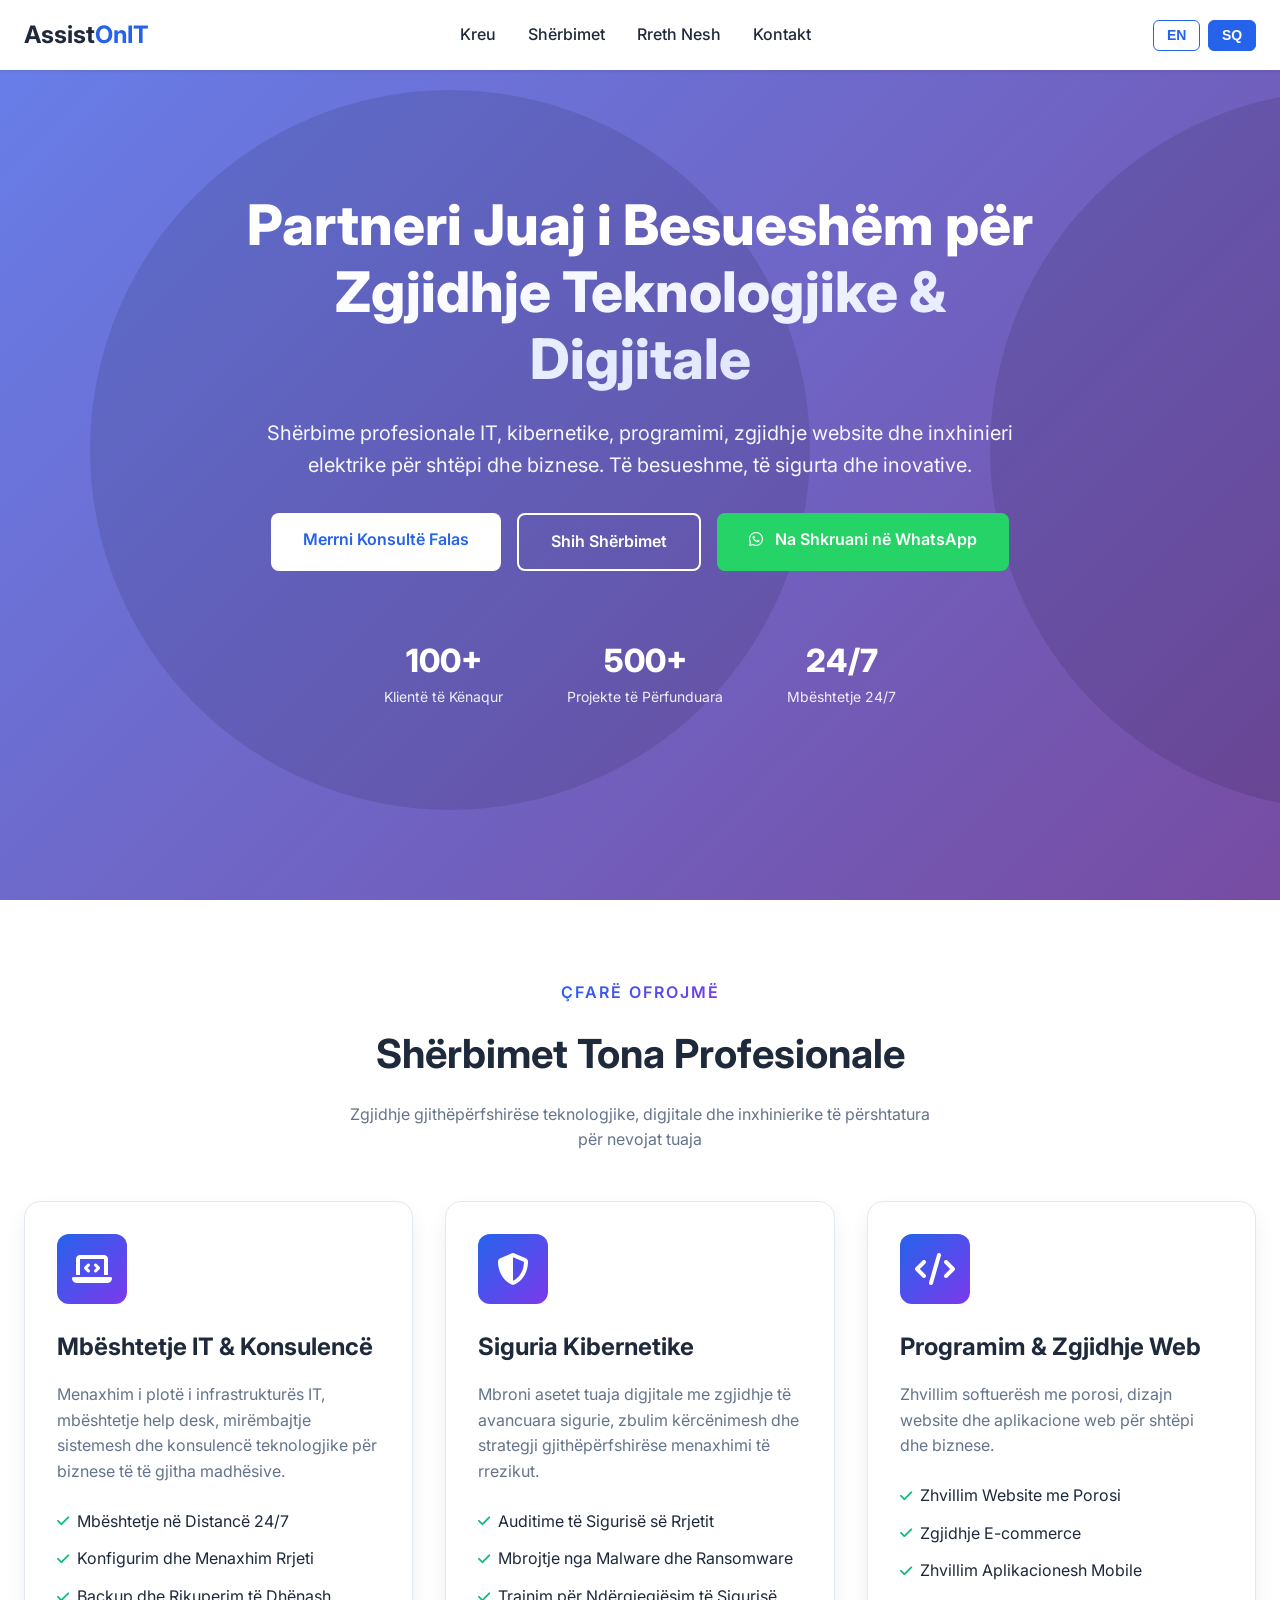
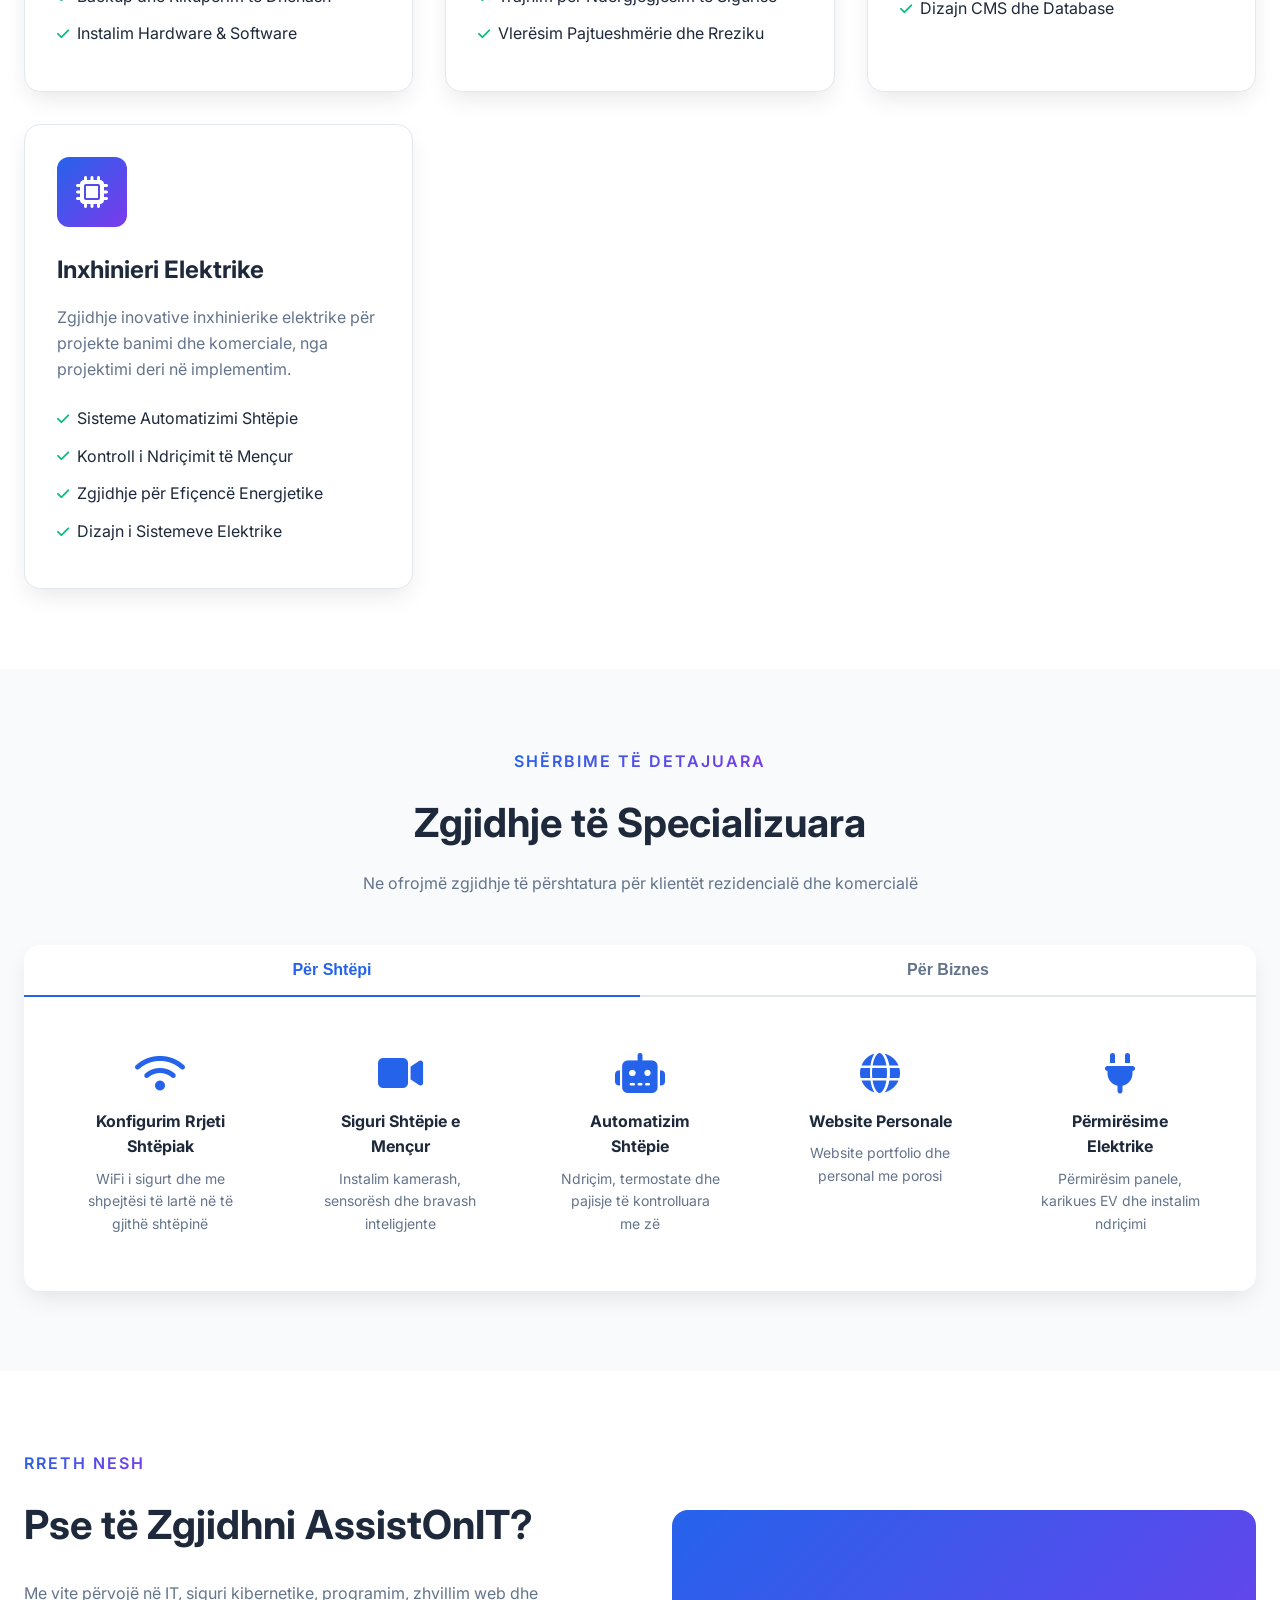
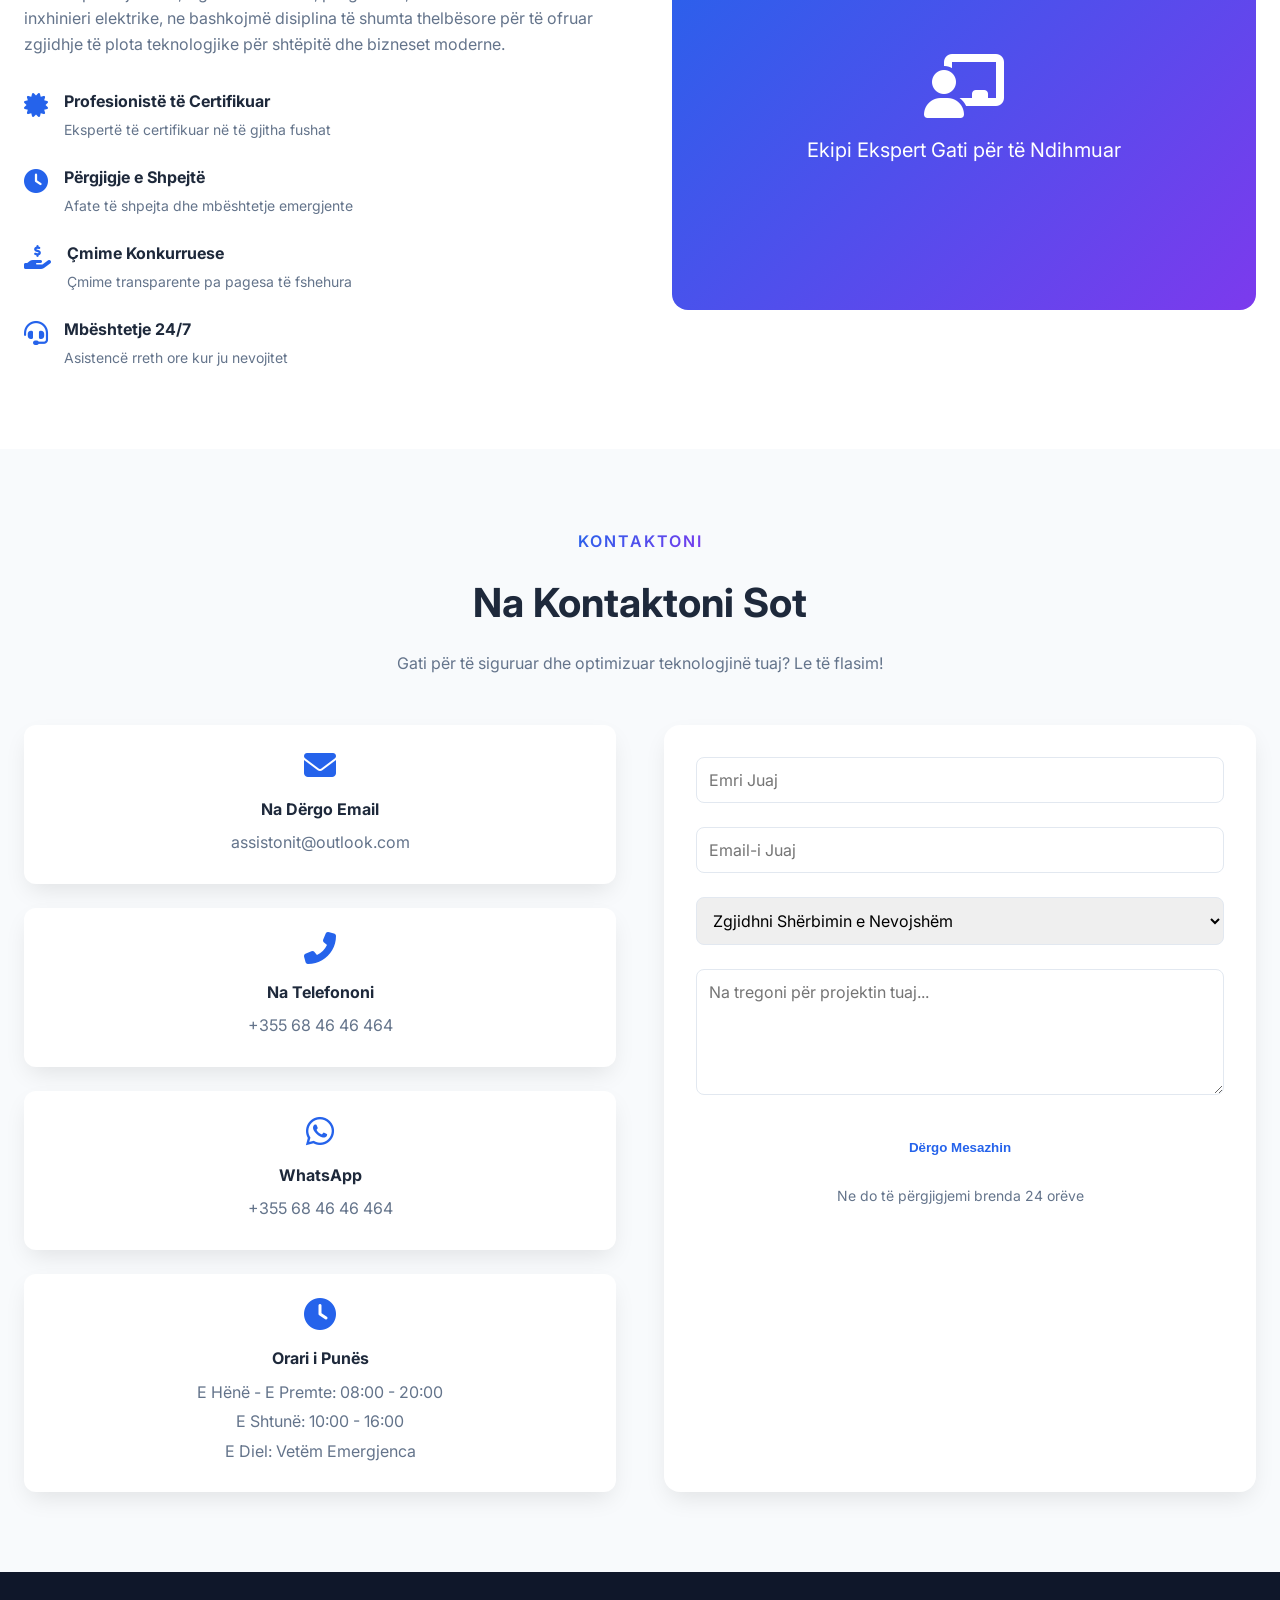
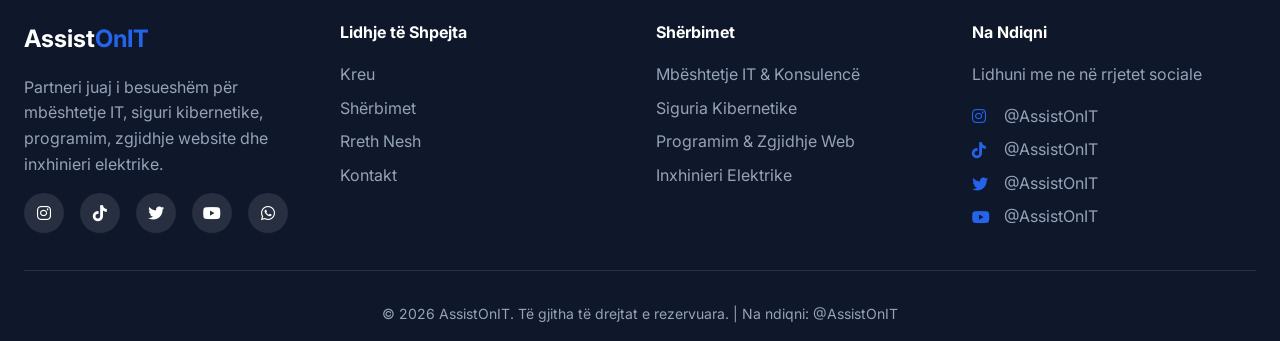
<file: index.html>
<!DOCTYPE html>
<html lang="en">
<head>
    <meta charset="UTF-8">
    <meta name="viewport" content="width=device-width, initial-scale=1.0">
    <meta name="description" content="Professional IT Support, Cybersecurity, Programming and Website Solutions, Electrical Engineering for homes and businesses. Secure, reliable, innovative solutions.">
    <meta name="keywords" content="IT support, cybersecurity, electrical engineering, programming, web development, home automation, business IT, network security, website solutions">
    <meta name="author" content="AssistOnIT">
    <title>AssistOnIT | IT Support, Cybersecurity, Programming & Electrical Engineering</title>
    <link rel="stylesheet" href="styles.css">
    <link rel="preconnect" href="https://fonts.googleapis.com">
    <link rel="preconnect" href="https://fonts.gstatic.com" crossorigin>
    <link href="https://fonts.googleapis.com/css2?family=Inter:opsz,wght@14..32,300;14..32,400;14..32,500;14..32,600;14..32,700&display=swap" rel="stylesheet">
    <link rel="stylesheet" href="https://cdnjs.cloudflare.com/ajax/libs/font-awesome/6.4.0/css/all.min.css">
</head>
<body>
    <!-- Navigation -->
    <nav class="navbar">
        <div class="nav-container">
            <div class="nav-logo">
                <a href="#home">Assist<span>OnIT</span></a>
            </div>
            <ul class="nav-menu">
                <li><a href="#home" data-key="nav-home">Home</a></li>
                <li><a href="#services" data-key="nav-services">Services</a></li>
                <li><a href="#about" data-key="nav-about">About</a></li>
                <li><a href="#contact" data-key="nav-contact">Contact</a></li>
            </ul>
            <div class="language-switcher">
                <button class="lang-btn active" data-lang="en">EN</button>
                <button class="lang-btn" data-lang="sq">SQ</button>
            </div>
            <div class="hamburger">
                <span></span>
                <span></span>
                <span></span>
            </div>
        </div>
    </nav>

    <!-- Hero Section -->
    <section id="home" class="hero">
        <div class="hero-container">
            <div class="hero-content">
                <h1 class="hero-title">
                    <span data-key="hero-title1">Your Trusted Partner for</span><br>
                    <span class="highlight" data-key="hero-title2">Technology & Digital Solutions</span>
                </h1>
                <p class="hero-subtitle" data-key="hero-subtitle">Professional IT support, cybersecurity, programming, website solutions, and electrical engineering services for homes and businesses. Reliable, secure, and innovative.</p>
                <div class="hero-buttons">
                    <a href="#contact" class="btn btn-primary" data-key="hero-btn1">Get Free Consultation</a>
                    <a href="#services" class="btn btn-secondary" data-key="hero-btn2">View Services</a>
                    <a href="https://wa.me/355684646464?text=Hello%20AssistOnIT%2C%20I%27m%20interested%20in%20your%20services" target="_blank" class="btn btn-whatsapp"><i class="fab fa-whatsapp"></i> <span data-key="hero-btn3">WhatsApp Us</span></a>
                </div>
            </div>
            <div class="hero-stats">
                <div class="stat">
                    <h3>100+</h3>
                    <p data-key="stat1">Happy Clients</p>
                </div>
                <div class="stat">
                    <h3>500+</h3>
                    <p data-key="stat2">Projects Completed</p>
                </div>
                <div class="stat">
                    <h3>24/7</h3>
                    <p data-key="stat3">Support Available</p>
                </div>
            </div>
        </div>
    </section>

    <!-- Services Section -->
    <section id="services" class="services">
        <div class="container">
            <div class="section-header">
                <span class="section-tag" data-key="services-tag">What We Offer</span>
                <h2 data-key="services-title">Our Professional Services</h2>
                <p data-key="services-subtitle">Comprehensive technology, digital, and engineering solutions tailored to your needs</p>
            </div>
            <div class="services-grid">
                <div class="service-card">
                    <div class="service-icon"><i class="fas fa-laptop-code"></i></div>
                    <h3 data-key="service1-title">IT Support & Consulting</h3>
                    <p data-key="service1-desc">Complete IT infrastructure management, help desk support, system maintenance, and technology consulting for businesses of all sizes.</p>
                    <ul class="service-features">
                        <li><i class="fas fa-check"></i> <span data-key="service1-feat1">24/7 Remote Support</span></li>
                        <li><i class="fas fa-check"></i> <span data-key="service1-feat2">Network Setup & Management</span></li>
                        <li><i class="fas fa-check"></i> <span data-key="service1-feat3">Data Backup & Recovery</span></li>
                        <li><i class="fas fa-check"></i> <span data-key="service1-feat4">Hardware & Software Installation</span></li>
                    </ul>
                </div>
                <div class="service-card">
                    <div class="service-icon"><i class="fas fa-shield-alt"></i></div>
                    <h3 data-key="service2-title">Cybersecurity</h3>
                    <p data-key="service2-desc">Protect your digital assets with advanced security solutions, threat detection, and comprehensive risk management strategies.</p>
                    <ul class="service-features">
                        <li><i class="fas fa-check"></i> <span data-key="service2-feat1">Network Security Audits</span></li>
                        <li><i class="fas fa-check"></i> <span data-key="service2-feat2">Malware & Ransomware Protection</span></li>
                        <li><i class="fas fa-check"></i> <span data-key="service2-feat3">Security Awareness Training</span></li>
                        <li><i class="fas fa-check"></i> <span data-key="service2-feat4">Compliance & Risk Assessment</span></li>
                    </ul>
                </div>
                <div class="service-card">
                    <div class="service-icon"><i class="fas fa-code"></i></div>
                    <h3 data-key="service3-title">Programming & Web Solutions</h3>
                    <p data-key="service3-desc">Custom software development, website design, and web applications for homes and businesses.</p>
                    <ul class="service-features">
                        <li><i class="fas fa-check"></i> <span data-key="service3-feat1">Custom Website Development</span></li>
                        <li><i class="fas fa-check"></i> <span data-key="service3-feat2">E-commerce Solutions</span></li>
                        <li><i class="fas fa-check"></i> <span data-key="service3-feat3">Mobile App Development</span></li>
                        <li><i class="fas fa-check"></i> <span data-key="service3-feat4">CMS & Database Design</span></li>
                    </ul>
                </div>
                <div class="service-card">
                    <div class="service-icon"><i class="fas fa-microchip"></i></div>
                    <h3 data-key="service4-title">Electrical Engineering</h3>
                    <p data-key="service4-desc">Innovative electrical engineering solutions for residential and commercial projects, from design to implementation.</p>
                    <ul class="service-features">
                        <li><i class="fas fa-check"></i> <span data-key="service4-feat1">Home Automation Systems</span></li>
                        <li><i class="fas fa-check"></i> <span data-key="service4-feat2">Smart Lighting Control</span></li>
                        <li><i class="fas fa-check"></i> <span data-key="service4-feat3">Energy Efficiency Solutions</span></li>
                        <li><i class="fas fa-check"></i> <span data-key="service4-feat4">Electrical System Design</span></li>
                    </ul>
                </div>
            </div>
        </div>
    </section>

    <!-- Tabs Section -->
    <section class="service-details">
        <div class="container">
            <div class="section-header">
                <span class="section-tag" data-key="details-tag">Detailed Services</span>
                <h2 data-key="details-title">Specialized Solutions</h2>
                <p data-key="details-subtitle">We provide tailored solutions for both residential and commercial clients</p>
            </div>
            <div class="tabs">
                <div class="tab-buttons">
                    <button class="tab-btn active" data-tab="home"><span data-key="tab-home">For Home</span></button>
                    <button class="tab-btn" data-tab="business"><span data-key="tab-business">For Business</span></button>
                </div>
                <div class="tab-content active" id="home-tab">
                    <div class="tab-grid">
                        <div class="tab-item"><i class="fas fa-wifi"></i><h4 data-key="home1-title">Home Network Setup</h4><p data-key="home1-desc">Secure, high-speed WiFi throughout your home</p></div>
                        <div class="tab-item"><i class="fas fa-video"></i><h4 data-key="home2-title">Smart Home Security</h4><p data-key="home2-desc">Cameras, sensors, and smart locks installation</p></div>
                        <div class="tab-item"><i class="fas fa-robot"></i><h4 data-key="home3-title">Home Automation</h4><p data-key="home3-desc">Voice-controlled lighting, thermostats, and appliances</p></div>
                        <div class="tab-item"><i class="fas fa-globe"></i><h4 data-key="home4-title">Personal Websites</h4><p data-key="home4-desc">Custom portfolio and personal websites</p></div>
                        <div class="tab-item"><i class="fas fa-plug"></i><h4 data-key="home5-title">Electrical Upgrades</h4><p data-key="home5-desc">Panel upgrades, EV chargers, and lighting installation</p></div>
                    </div>
                </div>
                <div class="tab-content" id="business-tab">
                    <div class="tab-grid">
                        <div class="tab-item"><i class="fas fa-server"></i><h4 data-key="business1-title">Server Management</h4><p data-key="business1-desc">On-premise and cloud server solutions</p></div>
                        <div class="tab-item"><i class="fas fa-lock"></i><h4 data-key="business2-title">Enterprise Security</h4><p data-key="business2-desc">Firewalls, VPNs, and intrusion detection</p></div>
                        <div class="tab-item"><i class="fas fa-chart-line"></i><h4 data-key="business3-title">IT Infrastructure</h4><p data-key="business3-desc">Scalable solutions for growing businesses</p></div>
                        <div class="tab-item"><i class="fas fa-shopping-cart"></i><h4 data-key="business4-title">E-commerce Solutions</h4><p data-key="business4-desc">Online stores with payment integration</p></div>
                        <div class="tab-item"><i class="fas fa-users"></i><h4 data-key="business5-title">Managed Services</h4><p data-key="business5-desc">Complete IT department outsourcing</p></div>
                    </div>
                </div>
            </div>
        </div>
    </section>

    <!-- About Section -->
    <section id="about" class="about">
        <div class="container">
            <div class="about-grid">
                <div class="about-content">
                    <span class="section-tag" data-key="about-tag">About Us</span>
                    <h2 data-key="about-title">Why Choose AssistOnIT?</h2>
                    <p data-key="about-desc">With years of experience in IT, cybersecurity, programming, web development, and electrical engineering, we bring together multiple essential disciplines to provide complete technology solutions for modern homes and businesses.</p>
                    <div class="about-features">
                        <div class="about-feature"><i class="fas fa-certificate"></i><div><h4 data-key="about-feat1-title">Certified Professionals</h4><p data-key="about-feat1-desc">Industry-certified experts in all domains</p></div></div>
                        <div class="about-feature"><i class="fas fa-clock"></i><div><h4 data-key="about-feat2-title">Rapid Response</h4><p data-key="about-feat2-desc">Quick turnaround times and emergency support</p></div></div>
                        <div class="about-feature"><i class="fas fa-hand-holding-usd"></i><div><h4 data-key="about-feat3-title">Competitive Pricing</h4><p data-key="about-feat3-desc">Transparent pricing with no hidden fees</p></div></div>
                        <div class="about-feature"><i class="fas fa-headset"></i><div><h4 data-key="about-feat4-title">24/7 Support</h4><p data-key="about-feat4-desc">Round-the-clock assistance when you need it</p></div></div>
                    </div>
                </div>
                <div class="about-image"><div class="image-placeholder"><i class="fas fa-chalkboard-user"></i><p data-key="about-image-text">Expert Team Ready to Help</p></div></div>
            </div>
        </div>
    </section>

    <!-- Contact Section -->
    <section id="contact" class="contact">
        <div class="container">
            <div class="section-header">
                <span class="section-tag" data-key="contact-tag">Get In Touch</span>
                <h2 data-key="contact-title">Contact Us Today</h2>
                <p data-key="contact-subtitle">Ready to secure and optimize your technology? Let's talk!</p>
            </div>
            <div class="contact-grid">
                <div class="contact-info">
                    <div class="info-card"><i class="fas fa-envelope"></i><h4 data-key="contact-email-title">Email Us</h4><p><a href="mailto:assistonit@outlook.com">assistonit@outlook.com</a></p></div>
                    <div class="info-card"><i class="fas fa-phone-alt"></i><h4 data-key="contact-phone-title">Call Us</h4><p><a href="tel:+355684646464">+355 68 46 46 464</a></p></div>
                    <div class="info-card"><i class="fab fa-whatsapp"></i><h4 data-key="contact-wa-title">WhatsApp Us</h4><p><a href="https://wa.me/355684646464" target="_blank">+355 68 46 46 464</a></p></div>
                    <div class="info-card"><i class="fas fa-clock"></i><h4 data-key="contact-hours-title">Business Hours</h4><p data-key="hours1">Monday - Friday: 8AM - 8PM</p><p data-key="hours2">Saturday: 10AM - 4PM</p><p data-key="hours3">Sunday: Emergency Only</p></div>
                </div>
                <form class="contact-form" id="contactForm" action="https://formsubmit.co/assistonit@outlook.com" method="POST">
                    <div class="form-group"><input type="text" id="name" name="name" placeholder="Your Name" data-key-placeholder="form-name" required></div>
                    <div class="form-group"><input type="email" id="email" name="email" placeholder="Your Email" data-key-placeholder="form-email" required></div>
                    <div class="form-group">
                        <select id="service" name="service">
                            <option value="" data-key="form-service-default">Select Service Needed</option>
                            <option value="IT Support" data-key="form-service1">IT Support</option>
                            <option value="Cybersecurity" data-key="form-service2">Cybersecurity</option>
                            <option value="Programming & Web Solutions" data-key="form-service3">Programming & Web Solutions</option>
                            <option value="Electrical Engineering" data-key="form-service4">Electrical Engineering</option>
                            <option value="Multiple Services" data-key="form-service5">Multiple Services</option>
                        </select>
                    </div>
                    <div class="form-group"><textarea id="message" name="message" rows="5" placeholder="Tell us about your project..." data-key-placeholder="form-message" required></textarea></div>
                    <input type="hidden" name="_subject" value="New Contact from AssistOnIT Website!">
                    <input type="hidden" name="_captcha" value="false">
                    <button type="submit" class="btn btn-primary btn-block" data-key="form-submit">Send Message</button>
                    <p class="form-note" data-key="form-note">We'll respond within 24 hours</p>
                </form>
            </div>
        </div>
    </section>

    <!-- Footer -->
    <footer class="footer">
        <div class="container">
            <div class="footer-grid">
                <div class="footer-about">
                    <h3>Assist<span>OnIT</span></h3>
                    <p data-key="footer-desc">Your trusted partner for IT support, cybersecurity, programming, website solutions, and electrical engineering.</p>
                    <div class="social-links">
                        <a href="https://www.instagram.com/AssistOnIT" target="_blank"><i class="fab fa-instagram"></i></a>
                        <a href="https://www.tiktok.com/@AssistOnIT" target="_blank"><i class="fab fa-tiktok"></i></a>
                        <a href="https://twitter.com/AssistOnIT" target="_blank"><i class="fab fa-twitter"></i></a>
                        <a href="https://www.youtube.com/@AssistOnIT" target="_blank"><i class="fab fa-youtube"></i></a>
                        <a href="https://wa.me/355684646464" target="_blank"><i class="fab fa-whatsapp"></i></a>
                    </div>
                </div>
                <div class="footer-links">
                    <h4 data-key="footer-quick">Quick Links</h4>
                    <ul>
                        <li><a href="#home" data-key="nav-home">Home</a></li>
                        <li><a href="#services" data-key="nav-services">Services</a></li>
                        <li><a href="#about" data-key="nav-about">About</a></li>
                        <li><a href="#contact" data-key="nav-contact">Contact</a></li>
                    </ul>
                </div>
                <div class="footer-links">
                    <h4 data-key="footer-services">Services</h4>
                    <ul>
                        <li><a href="#services" data-key="service1-title">IT Support</a></li>
                        <li><a href="#services" data-key="service2-title">Cybersecurity</a></li>
                        <li><a href="#services" data-key="service3-title">Programming & Web</a></li>
                        <li><a href="#services" data-key="service4-title">Electrical Engineering</a></li>
                    </ul>
                </div>
                <div class="footer-newsletter">
                    <h4 data-key="footer-follow">Follow Us</h4>
                    <p data-key="footer-social-text">Connect with us on social media</p>
                    <div class="social-handles">
                        <p><i class="fab fa-instagram"></i> <a href="https://www.instagram.com/AssistOnIT">@AssistOnIT</a></p>
                        <p><i class="fab fa-tiktok"></i> <a href="https://www.tiktok.com/@AssistOnIT">@AssistOnIT</a></p>
                        <p><i class="fab fa-twitter"></i> <a href="https://twitter.com/AssistOnIT">@AssistOnIT</a></p>
                        <p><i class="fab fa-youtube"></i> <a href="https://www.youtube.com/@AssistOnIT">@AssistOnIT</a></p>
                    </div>
                </div>
            </div>
            <div class="footer-bottom">
                <p>&copy; 2026 AssistOnIT. <span data-key="footer-rights">All rights reserved.</span> | <span data-key="footer-follow-text">Follow us:</span> <a href="https://www.instagram.com/AssistOnIT">@AssistOnIT</a></p>
            </div>
        </div>
    </footer>

    <script src="script.js"></script>
</body>
</html>
</file>
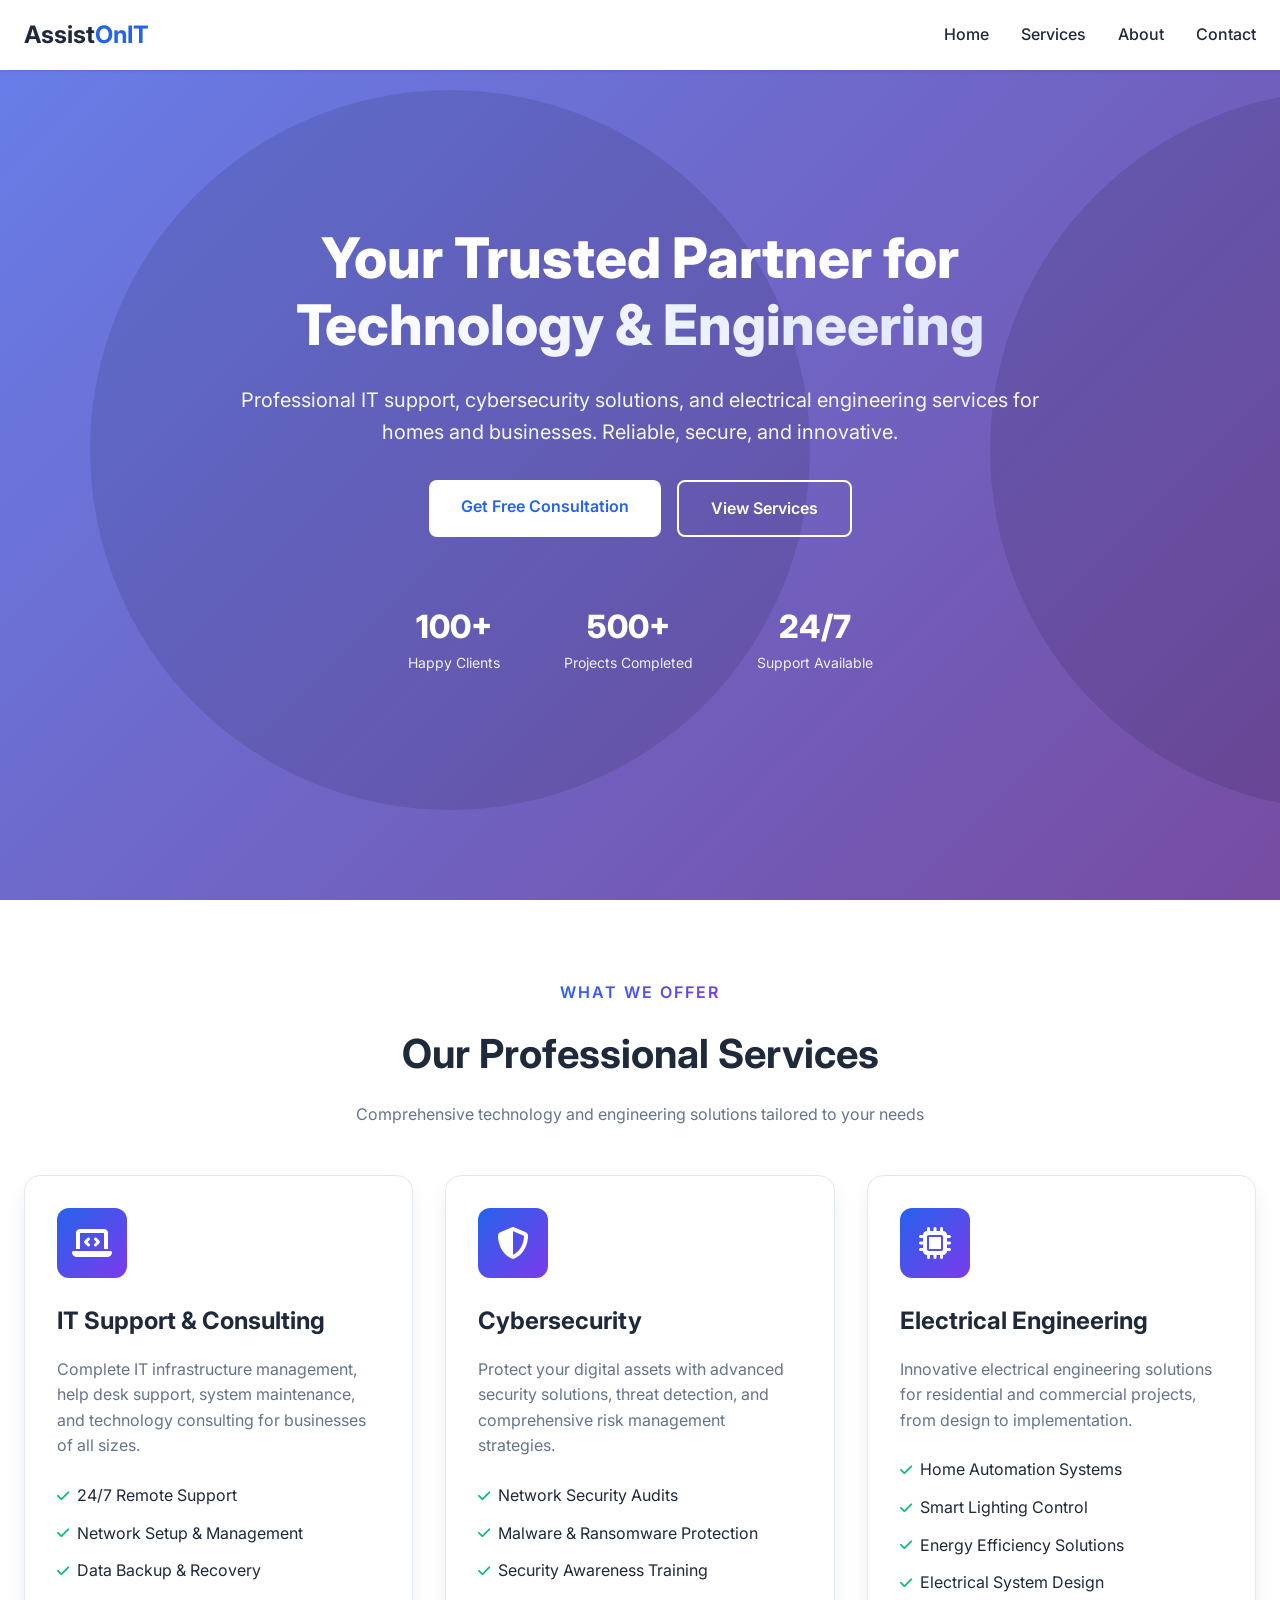
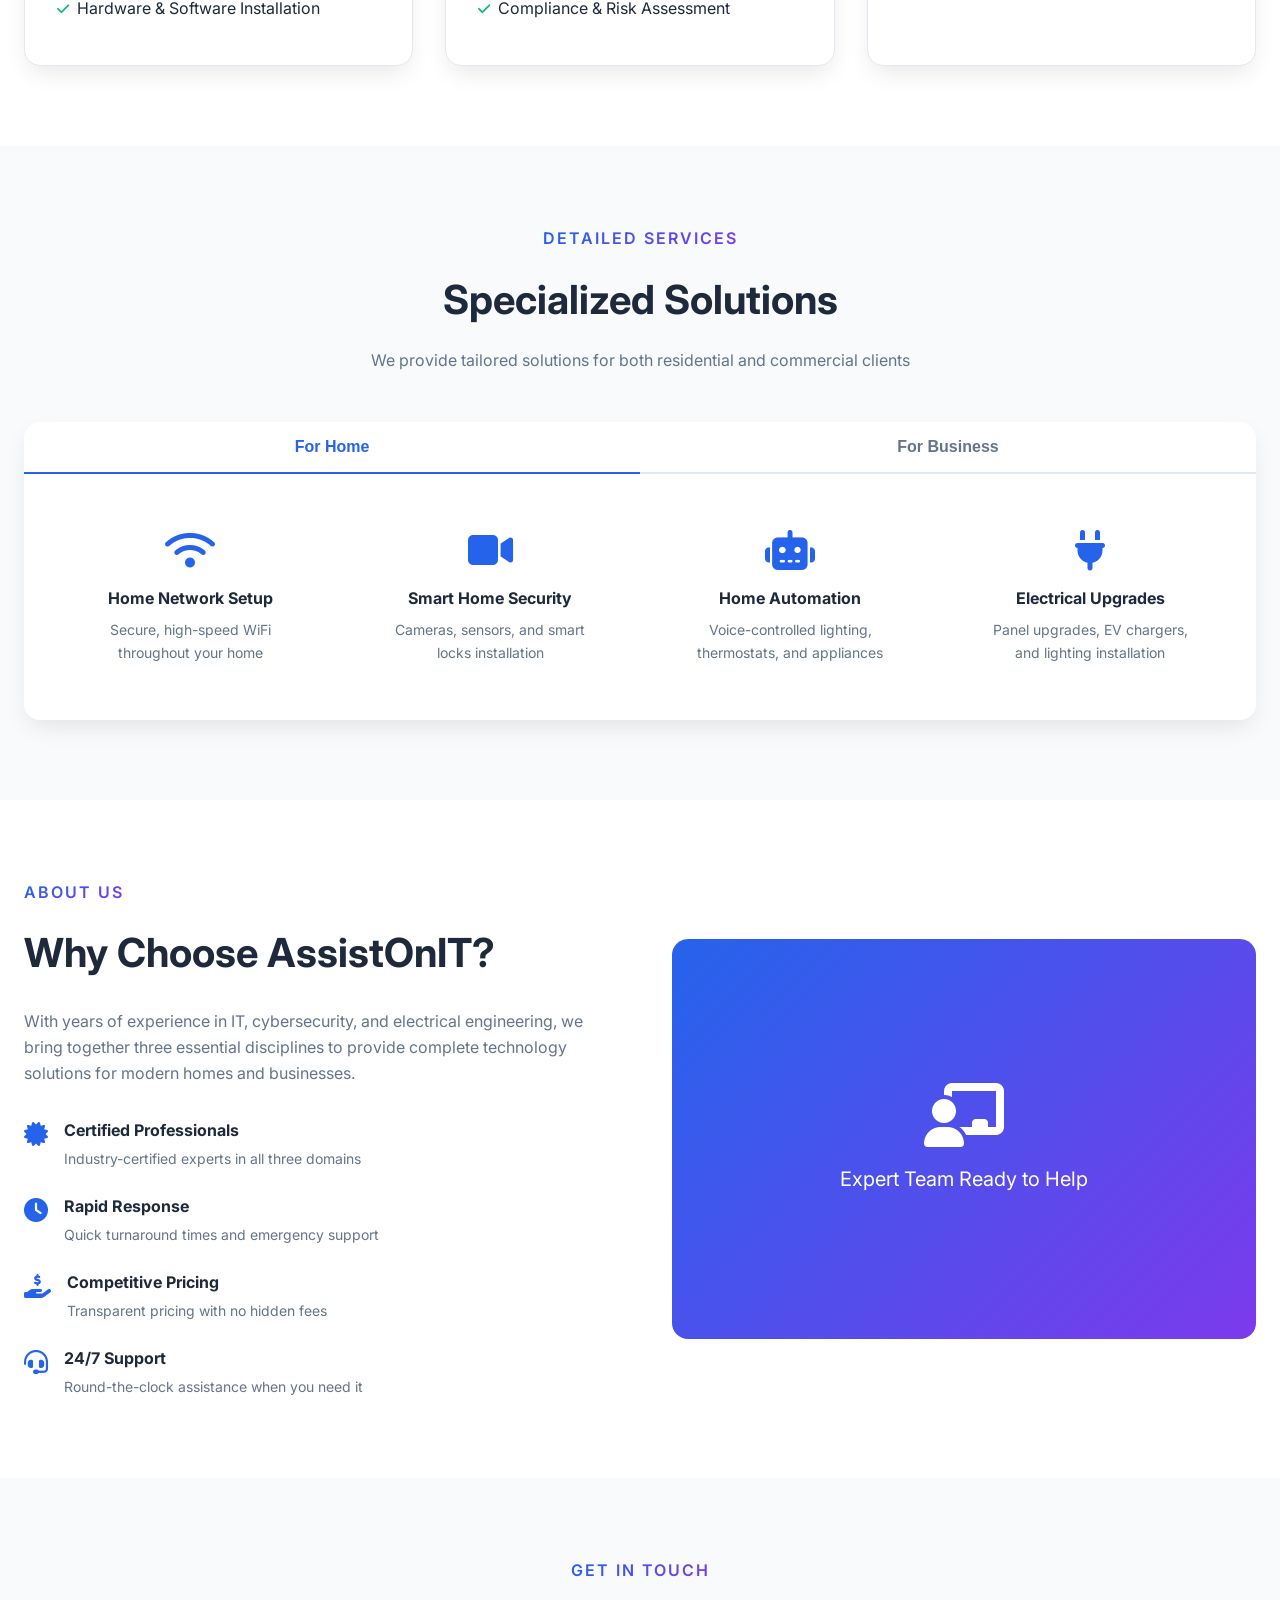
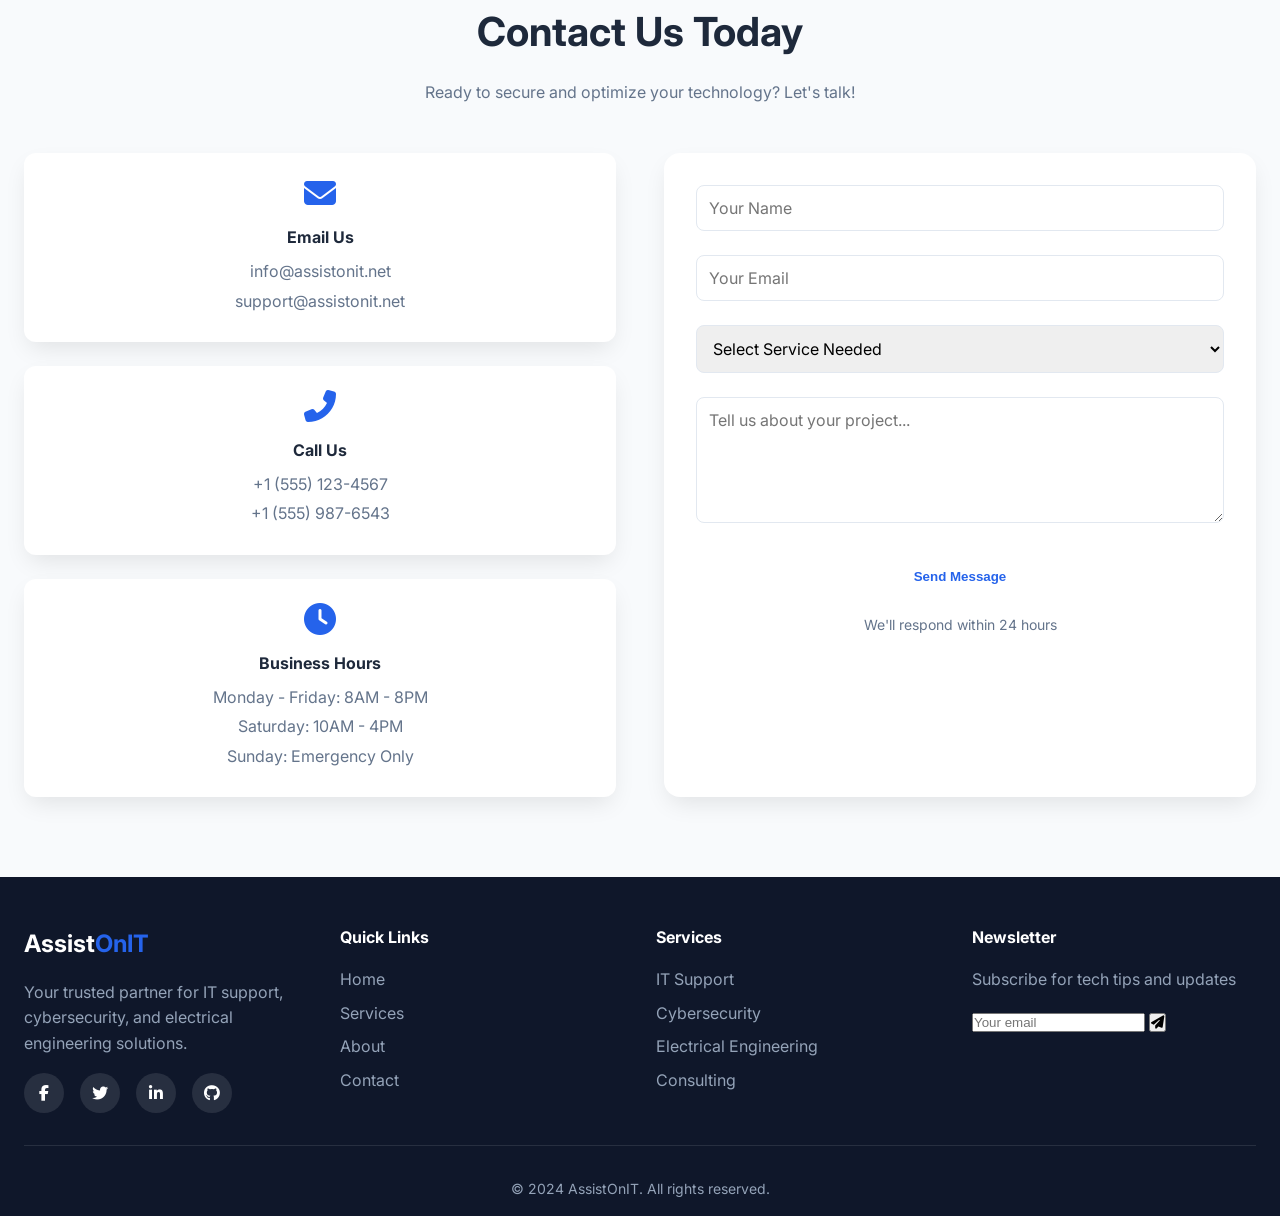
<file: index.html.html>
<!DOCTYPE html>
<html lang="en">
<head>
    <meta charset="UTF-8">
    <meta name="viewport" content="width=device-width, initial-scale=1.0">
    <meta name="description" content="Professional IT Support, Cybersecurity, and Electrical Engineering services for homes and businesses. Secure, reliable, innovative solutions.">
    <meta name="keywords" content="IT support, cybersecurity, electrical engineering, home automation, business IT, network security">
    <meta name="author" content="AssistOnIT">
    <title>AssistOnIT | IT Support, Cybersecurity & Electrical Engineering</title>
    <link rel="stylesheet" href="styles.css">
    <link rel="preconnect" href="https://fonts.googleapis.com">
    <link rel="preconnect" href="https://fonts.gstatic.com" crossorigin>
    <link href="https://fonts.googleapis.com/css2?family=Inter:opsz,wght@14..32,300;14..32,400;14..32,500;14..32,600;14..32,700&display=swap" rel="stylesheet">
    <link rel="stylesheet" href="https://cdnjs.cloudflare.com/ajax/libs/font-awesome/6.4.0/css/all.min.css">
</head>
<body>
    <!-- Navigation -->
    <nav class="navbar">
        <div class="nav-container">
            <div class="nav-logo">
                <a href="#home">Assist<span>OnIT</span></a>
            </div>
            <ul class="nav-menu">
                <li><a href="#home">Home</a></li>
                <li><a href="#services">Services</a></li>
                <li><a href="#about">About</a></li>
                <li><a href="#contact">Contact</a></li>
            </ul>
            <div class="hamburger">
                <span></span>
                <span></span>
                <span></span>
            </div>
        </div>
    </nav>

    <!-- Hero Section -->
    <section id="home" class="hero">
        <div class="hero-container">
            <div class="hero-content">
                <h1 class="hero-title">
                    Your Trusted Partner for<br>
                    <span class="highlight">Technology & Engineering</span>
                </h1>
                <p class="hero-subtitle">
                    Professional IT support, cybersecurity solutions, and electrical engineering services 
                    for homes and businesses. Reliable, secure, and innovative.
                </p>
                <div class="hero-buttons">
                    <a href="#contact" class="btn btn-primary">Get Free Consultation</a>
                    <a href="#services" class="btn btn-secondary">View Services</a>
                </div>
            </div>
            <div class="hero-stats">
                <div class="stat">
                    <h3>100+</h3>
                    <p>Happy Clients</p>
                </div>
                <div class="stat">
                    <h3>500+</h3>
                    <p>Projects Completed</p>
                </div>
                <div class="stat">
                    <h3>24/7</h3>
                    <p>Support Available</p>
                </div>
            </div>
        </div>
    </section>

    <!-- Services Section -->
    <section id="services" class="services">
        <div class="container">
            <div class="section-header">
                <span class="section-tag">What We Offer</span>
                <h2>Our Professional Services</h2>
                <p>Comprehensive technology and engineering solutions tailored to your needs</p>
            </div>
            <div class="services-grid">
                <!-- IT Support -->
                <div class="service-card">
                    <div class="service-icon">
                        <i class="fas fa-laptop-code"></i>
                    </div>
                    <h3>IT Support & Consulting</h3>
                    <p>Complete IT infrastructure management, help desk support, system maintenance, and technology consulting for businesses of all sizes.</p>
                    <ul class="service-features">
                        <li><i class="fas fa-check"></i> 24/7 Remote Support</li>
                        <li><i class="fas fa-check"></i> Network Setup & Management</li>
                        <li><i class="fas fa-check"></i> Data Backup & Recovery</li>
                        <li><i class="fas fa-check"></i> Hardware & Software Installation</li>
                    </ul>
                </div>

                <!-- Cybersecurity -->
                <div class="service-card">
                    <div class="service-icon">
                        <i class="fas fa-shield-alt"></i>
                    </div>
                    <h3>Cybersecurity</h3>
                    <p>Protect your digital assets with advanced security solutions, threat detection, and comprehensive risk management strategies.</p>
                    <ul class="service-features">
                        <li><i class="fas fa-check"></i> Network Security Audits</li>
                        <li><i class="fas fa-check"></i> Malware & Ransomware Protection</li>
                        <li><i class="fas fa-check"></i> Security Awareness Training</li>
                        <li><i class="fas fa-check"></i> Compliance & Risk Assessment</li>
                    </ul>
                </div>

                <!-- Electrical Engineering -->
                <div class="service-card">
                    <div class="service-icon">
                        <i class="fas fa-microchip"></i>
                    </div>
                    <h3>Electrical Engineering</h3>
                    <p>Innovative electrical engineering solutions for residential and commercial projects, from design to implementation.</p>
                    <ul class="service-features">
                        <li><i class="fas fa-check"></i> Home Automation Systems</li>
                        <li><i class="fas fa-check"></i> Smart Lighting Control</li>
                        <li><i class="fas fa-check"></i> Energy Efficiency Solutions</li>
                        <li><i class="fas fa-check"></i> Electrical System Design</li>
                    </ul>
                </div>
            </div>
        </div>
    </section>

    <!-- Service Tabs for More Details -->
    <section class="service-details">
        <div class="container">
            <div class="section-header">
                <span class="section-tag">Detailed Services</span>
                <h2>Specialized Solutions</h2>
                <p>We provide tailored solutions for both residential and commercial clients</p>
            </div>
            <div class="tabs">
                <div class="tab-buttons">
                    <button class="tab-btn active" data-tab="home">For Home</button>
                    <button class="tab-btn" data-tab="business">For Business</button>
                </div>
                <div class="tab-content active" id="home-tab">
                    <div class="tab-grid">
                        <div class="tab-item">
                            <i class="fas fa-wifi"></i>
                            <h4>Home Network Setup</h4>
                            <p>Secure, high-speed WiFi throughout your home</p>
                        </div>
                        <div class="tab-item">
                            <i class="fas fa-video"></i>
                            <h4>Smart Home Security</h4>
                            <p>Cameras, sensors, and smart locks installation</p>
                        </div>
                        <div class="tab-item">
                            <i class="fas fa-robot"></i>
                            <h4>Home Automation</h4>
                            <p>Voice-controlled lighting, thermostats, and appliances</p>
                        </div>
                        <div class="tab-item">
                            <i class="fas fa-plug"></i>
                            <h4>Electrical Upgrades</h4>
                            <p>Panel upgrades, EV chargers, and lighting installation</p>
                        </div>
                    </div>
                </div>
                <div class="tab-content" id="business-tab">
                    <div class="tab-grid">
                        <div class="tab-item">
                            <i class="fas fa-server"></i>
                            <h4>Server Management</h4>
                            <p>On-premise and cloud server solutions</p>
                        </div>
                        <div class="tab-item">
                            <i class="fas fa-lock"></i>
                            <h4>Enterprise Security</h4>
                            <p>Firewalls, VPNs, and intrusion detection</p>
                        </div>
                        <div class="tab-item">
                            <i class="fas fa-chart-line"></i>
                            <h4>IT Infrastructure</h4>
                            <p>Scalable solutions for growing businesses</p>
                        </div>
                        <div class="tab-item">
                            <i class="fas fa-users"></i>
                            <h4>Managed Services</h4>
                            <p>Complete IT department outsourcing</p>
                        </div>
                    </div>
                </div>
            </div>
        </div>
    </section>

    <!-- About Section -->
    <section id="about" class="about">
        <div class="container">
            <div class="about-grid">
                <div class="about-content">
                    <span class="section-tag">About Us</span>
                    <h2>Why Choose AssistOnIT?</h2>
                    <p>With years of experience in IT, cybersecurity, and electrical engineering, we bring together three essential disciplines to provide complete technology solutions for modern homes and businesses.</p>
                    <div class="about-features">
                        <div class="about-feature">
                            <i class="fas fa-certificate"></i>
                            <div>
                                <h4>Certified Professionals</h4>
                                <p>Industry-certified experts in all three domains</p>
                            </div>
                        </div>
                        <div class="about-feature">
                            <i class="fas fa-clock"></i>
                            <div>
                                <h4>Rapid Response</h4>
                                <p>Quick turnaround times and emergency support</p>
                            </div>
                        </div>
                        <div class="about-feature">
                            <i class="fas fa-hand-holding-usd"></i>
                            <div>
                                <h4>Competitive Pricing</h4>
                                <p>Transparent pricing with no hidden fees</p>
                            </div>
                        </div>
                        <div class="about-feature">
                            <i class="fas fa-headset"></i>
                            <div>
                                <h4>24/7 Support</h4>
                                <p>Round-the-clock assistance when you need it</p>
                            </div>
                        </div>
                    </div>
                </div>
                <div class="about-image">
                    <div class="image-placeholder">
                        <i class="fas fa-chalkboard-user"></i>
                        <p>Expert Team Ready to Help</p>
                    </div>
                </div>
            </div>
        </div>
    </section>

    <!-- Contact Section -->
    <section id="contact" class="contact">
        <div class="container">
            <div class="section-header">
                <span class="section-tag">Get In Touch</span>
                <h2>Contact Us Today</h2>
                <p>Ready to secure and optimize your technology? Let's talk!</p>
            </div>
            <div class="contact-grid">
                <div class="contact-info">
                    <div class="info-card">
                        <i class="fas fa-envelope"></i>
                        <h4>Email Us</h4>
                        <p>info@assistonit.net</p>
                        <p>support@assistonit.net</p>
                    </div>
                    <div class="info-card">
                        <i class="fas fa-phone-alt"></i>
                        <h4>Call Us</h4>
                        <p>+1 (555) 123-4567</p>
                        <p>+1 (555) 987-6543</p>
                    </div>
                    <div class="info-card">
                        <i class="fas fa-clock"></i>
                        <h4>Business Hours</h4>
                        <p>Monday - Friday: 8AM - 8PM</p>
                        <p>Saturday: 10AM - 4PM</p>
                        <p>Sunday: Emergency Only</p>
                    </div>
                </div>
                <form class="contact-form" id="contactForm">
                    <div class="form-group">
                        <input type="text" id="name" name="name" placeholder="Your Name" required>
                    </div>
                    <div class="form-group">
                        <input type="email" id="email" name="email" placeholder="Your Email" required>
                    </div>
                    <div class="form-group">
                        <select id="service" name="service">
                            <option value="">Select Service Needed</option>
                            <option value="it">IT Support</option>
                            <option value="cybersecurity">Cybersecurity</option>
                            <option value="electrical">Electrical Engineering</option>
                            <option value="multiple">Multiple Services</option>
                        </select>
                    </div>
                    <div class="form-group">
                        <textarea id="message" name="message" rows="5" placeholder="Tell us about your project..." required></textarea>
                    </div>
                    <button type="submit" class="btn btn-primary btn-block">Send Message</button>
                    <p class="form-note">We'll respond within 24 hours</p>
                </form>
            </div>
        </div>
    </section>

    <!-- Footer -->
    <footer class="footer">
        <div class="container">
            <div class="footer-grid">
                <div class="footer-about">
                    <h3>Assist<span>OnIT</span></h3>
                    <p>Your trusted partner for IT support, cybersecurity, and electrical engineering solutions.</p>
                    <div class="social-links">
                        <a href="#"><i class="fab fa-facebook-f"></i></a>
                        <a href="#"><i class="fab fa-twitter"></i></a>
                        <a href="#"><i class="fab fa-linkedin-in"></i></a>
                        <a href="#"><i class="fab fa-github"></i></a>
                    </div>
                </div>
                <div class="footer-links">
                    <h4>Quick Links</h4>
                    <ul>
                        <li><a href="#home">Home</a></li>
                        <li><a href="#services">Services</a></li>
                        <li><a href="#about">About</a></li>
                        <li><a href="#contact">Contact</a></li>
                    </ul>
                </div>
                <div class="footer-links">
                    <h4>Services</h4>
                    <ul>
                        <li><a href="#">IT Support</a></li>
                        <li><a href="#">Cybersecurity</a></li>
                        <li><a href="#">Electrical Engineering</a></li>
                        <li><a href="#">Consulting</a></li>
                    </ul>
                </div>
                <div class="footer-newsletter">
                    <h4>Newsletter</h4>
                    <p>Subscribe for tech tips and updates</p>
                    <form id="newsletterForm">
                        <input type="email" placeholder="Your email" required>
                        <button type="submit"><i class="fas fa-paper-plane"></i></button>
                    </form>
                </div>
            </div>
            <div class="footer-bottom">
                <p>&copy; 2024 AssistOnIT. All rights reserved.</p>
            </div>
        </div>
    </footer>

    <script src="script.js"></script>
</body>
</html>
</file>
<file: styles.css>
/* Reset and Base Styles */
* {
    margin: 0;
    padding: 0;
    box-sizing: border-box;
}

:root {
    --primary-color: #2563eb;
    --primary-dark: #1e40af;
    --secondary-color: #7c3aed;
    --dark-bg: #0f172a;
    --light-bg: #f8fafc;
    --text-dark: #1e293b;
    --text-light: #64748b;
    --white: #ffffff;
    --success: #10b981;
    --gradient: linear-gradient(135deg, var(--primary-color) 0%, var(--secondary-color) 100%);
    --shadow: 0 10px 25px -5px rgba(0, 0, 0, 0.1);
    --shadow-lg: 0 20px 40px -12px rgba(0, 0, 0, 0.15);
}

html {
    scroll-behavior: smooth;
}

body {
    font-family: 'Inter', sans-serif;
    color: var(--text-dark);
    line-height: 1.6;
    overflow-x: hidden;
}

.container {
    max-width: 1280px;
    margin: 0 auto;
    padding: 0 24px;
}

/* Navigation */
.navbar {
    position: fixed;
    top: 0;
    width: 100%;
    background: var(--white);
    box-shadow: 0 1px 3px rgba(0, 0, 0, 0.1);
    z-index: 1000;
    transition: all 0.3s ease;
}

.nav-container {
    max-width: 1280px;
    margin: 0 auto;
    padding: 1rem 24px;
    display: flex;
    justify-content: space-between;
    align-items: center;
}

.nav-logo a {
    font-size: 1.5rem;
    font-weight: 700;
    text-decoration: none;
    color: var(--text-dark);
}

.nav-logo span {
    color: var(--primary-color);
}

.nav-menu {
    display: flex;
    gap: 2rem;
    list-style: none;
}

.nav-menu a {
    text-decoration: none;
    color: var(--text-dark);
    font-weight: 500;
    transition: color 0.3s;
}

.nav-menu a:hover {
    color: var(--primary-color);
}

.hamburger {
    display: none;
    flex-direction: column;
    cursor: pointer;
}

.hamburger span {
    width: 25px;
    height: 3px;
    background: var(--text-dark);
    margin: 3px 0;
    transition: 0.3s;
}

/* Language Switcher Styles */
.language-switcher {
    display: flex;
    gap: 0.5rem;
    margin-left: 2rem;
}

.lang-btn {
    background: transparent;
    border: 1px solid var(--primary-color);
    color: var(--primary-color);
    padding: 0.4rem 0.8rem;
    border-radius: 6px;
    cursor: pointer;
    font-weight: 600;
    font-size: 0.875rem;
    transition: all 0.3s;
}

.lang-btn:hover {
    background: var(--primary-color);
    color: white;
}

.lang-btn.active {
    background: var(--primary-color);
    color: white;
}

/* Hero Section */
.hero {
    background: linear-gradient(135deg, #667eea 0%, #764ba2 100%);
    min-height: 100vh;
    display: flex;
    align-items: center;
    padding-top: 80px;
    position: relative;
    overflow: hidden;
}

.hero::before {
    content: '';
    position: absolute;
    top: 0;
    left: 0;
    right: 0;
    bottom: 0;
    background: url('data:image/svg+xml,<svg xmlns="http://www.w3.org/2000/svg" viewBox="0 0 200 200"><path fill="rgba(255,255,255,0.05)" d="M0 0h200v200H0z"/><circle cx="100" cy="100" r="80"/></svg>');
    opacity: 0.1;
}

.hero-container {
    max-width: 1280px;
    margin: 0 auto;
    padding: 0 24px;
    position: relative;
    z-index: 1;
}

.hero-content {
    text-align: center;
    color: var(--white);
    max-width: 800px;
    margin: 0 auto;
}

.hero-title {
    font-size: 3.5rem;
    font-weight: 800;
    margin-bottom: 1.5rem;
    line-height: 1.2;
}

.highlight {
    background: linear-gradient(135deg, #fff 0%, #e0e7ff 100%);
    background-clip: text;
    -webkit-background-clip: text;
    -webkit-text-fill-color: transparent;
}

.hero-subtitle {
    font-size: 1.25rem;
    margin-bottom: 2rem;
    opacity: 0.95;
}

.hero-buttons {
    display: flex;
    gap: 1rem;
    justify-content: center;
    margin-bottom: 4rem;
    flex-wrap: wrap;
}

.btn {
    padding: 0.875rem 2rem;
    border-radius: 8px;
    text-decoration: none;
    font-weight: 600;
    transition: all 0.3s;
    display: inline-block;
    cursor: pointer;
    border: none;
}

.btn-primary {
    background: var(--white);
    color: var(--primary-color);
}

.btn-primary:hover {
    transform: translateY(-2px);
    box-shadow: var(--shadow);
}

.btn-secondary {
    background: transparent;
    color: var(--white);
    border: 2px solid var(--white);
}

.btn-secondary:hover {
    background: var(--white);
    color: var(--primary-color);
    transform: translateY(-2px);
}

.btn-whatsapp {
    background: #25D366;
    color: white;
    border: none;
}

.btn-whatsapp:hover {
    background: #128C7E;
    transform: translateY(-2px);
    box-shadow: var(--shadow);
}

.btn-whatsapp i {
    margin-right: 8px;
}

.btn-block {
    display: block;
    width: 100%;
    text-align: center;
}

.hero-stats {
    display: flex;
    justify-content: center;
    gap: 4rem;
    margin-top: 2rem;
    flex-wrap: wrap;
}

.stat {
    text-align: center;
    color: var(--white);
}

.stat h3 {
    font-size: 2rem;
    font-weight: 800;
}

.stat p {
    font-size: 0.875rem;
    opacity: 0.9;
}

/* Section Styles */
section {
    padding: 80px 0;
}

.section-header {
    text-align: center;
    margin-bottom: 3rem;
}

.section-tag {
    display: inline-block;
    background: linear-gradient(135deg, var(--primary-color), var(--secondary-color));
    color: transparent;
    background-clip: text;
    -webkit-background-clip: text;
    font-weight: 600;
    text-transform: uppercase;
    letter-spacing: 2px;
    margin-bottom: 1rem;
}

.section-header h2 {
    font-size: 2.5rem;
    margin-bottom: 1rem;
}

.section-header p {
    color: var(--text-light);
    max-width: 600px;
    margin: 0 auto;
}

/* Services Grid */
.services-grid {
    display: grid;
    grid-template-columns: repeat(auto-fit, minmax(320px, 1fr));
    gap: 2rem;
}

.service-card {
    background: var(--white);
    border-radius: 16px;
    padding: 2rem;
    transition: all 0.3s;
    box-shadow: var(--shadow);
    border: 1px solid #e2e8f0;
}

.service-card:hover {
    transform: translateY(-5px);
    box-shadow: var(--shadow-lg);
}

.service-icon {
    width: 70px;
    height: 70px;
    background: linear-gradient(135deg, var(--primary-color), var(--secondary-color));
    border-radius: 12px;
    display: flex;
    align-items: center;
    justify-content: center;
    margin-bottom: 1.5rem;
}

.service-icon i {
    font-size: 2rem;
    color: var(--white);
}

.service-card h3 {
    font-size: 1.5rem;
    margin-bottom: 1rem;
}

.service-card > p {
    color: var(--text-light);
    margin-bottom: 1.5rem;
}

.service-features {
    list-style: none;
}

.service-features li {
    margin-bottom: 0.75rem;
    display: flex;
    align-items: center;
    gap: 0.5rem;
}

.service-features i {
    color: var(--success);
    font-size: 0.875rem;
}

/* Tabs Section */
.service-details {
    background: var(--light-bg);
}

.tabs {
    background: var(--white);
    border-radius: 16px;
    overflow: hidden;
    box-shadow: var(--shadow);
}

.tab-buttons {
    display: flex;
    border-bottom: 2px solid #e2e8f0;
}

.tab-btn {
    flex: 1;
    padding: 1rem;
    background: none;
    border: none;
    font-size: 1rem;
    font-weight: 600;
    cursor: pointer;
    transition: all 0.3s;
    color: var(--text-light);
}

.tab-btn.active {
    color: var(--primary-color);
    border-bottom: 2px solid var(--primary-color);
    margin-bottom: -2px;
}

.tab-content {
    display: none;
    padding: 2rem;
}

.tab-content.active {
    display: block;
}

.tab-grid {
    display: grid;
    grid-template-columns: repeat(auto-fit, minmax(200px, 1fr));
    gap: 2rem;
}

.tab-item {
    text-align: center;
    padding: 1.5rem;
}

.tab-item i {
    font-size: 2.5rem;
    color: var(--primary-color);
    margin-bottom: 1rem;
}

.tab-item h4 {
    margin-bottom: 0.5rem;
}

.tab-item p {
    color: var(--text-light);
    font-size: 0.875rem;
}

/* About Section */
.about-grid {
    display: grid;
    grid-template-columns: 1fr 1fr;
    gap: 4rem;
    align-items: center;
}

.about-content .section-tag {
    margin-bottom: 1rem;
}

.about-content h2 {
    font-size: 2.5rem;
    margin-bottom: 1.5rem;
}

.about-content > p {
    color: var(--text-light);
    margin-bottom: 2rem;
}

.about-features {
    display: grid;
    gap: 1.5rem;
}

.about-feature {
    display: flex;
    gap: 1rem;
    align-items: flex-start;
}

.about-feature i {
    font-size: 1.5rem;
    color: var(--primary-color);
    margin-top: 0.25rem;
}

.about-feature h4 {
    margin-bottom: 0.25rem;
}

.about-feature p {
    color: var(--text-light);
    font-size: 0.875rem;
}

.about-image {
    background: linear-gradient(135deg, var(--primary-color), var(--secondary-color));
    border-radius: 16px;
    padding: 3rem;
    text-align: center;
    min-height: 400px;
    display: flex;
    align-items: center;
    justify-content: center;
}

.image-placeholder i {
    font-size: 4rem;
    color: var(--white);
    margin-bottom: 1rem;
}

.image-placeholder p {
    color: var(--white);
    font-size: 1.25rem;
}

/* Contact Section */
.contact {
    background: var(--light-bg);
}

.contact-grid {
    display: grid;
    grid-template-columns: 1fr 1fr;
    gap: 3rem;
}

.contact-info {
    display: grid;
    gap: 1.5rem;
}

.info-card {
    background: var(--white);
    padding: 1.5rem;
    border-radius: 12px;
    box-shadow: var(--shadow);
    text-align: center;
}

.info-card i {
    font-size: 2rem;
    color: var(--primary-color);
    margin-bottom: 1rem;
}

.info-card h4 {
    margin-bottom: 0.5rem;
}

.info-card p {
    color: var(--text-light);
    margin: 0.25rem 0;
}

.info-card a {
    color: var(--text-light);
    text-decoration: none;
    transition: color 0.3s;
}

.info-card a:hover {
    color: var(--primary-color);
}

.contact-form {
    background: var(--white);
    padding: 2rem;
    border-radius: 16px;
    box-shadow: var(--shadow);
}

.form-group {
    margin-bottom: 1.5rem;
}

.form-group input,
.form-group select,
.form-group textarea {
    width: 100%;
    padding: 0.75rem;
    border: 1px solid #e2e8f0;
    border-radius: 8px;
    font-family: inherit;
    font-size: 1rem;
    transition: all 0.3s;
}

.form-group input:focus,
.form-group select:focus,
.form-group textarea:focus {
    outline: none;
    border-color: var(--primary-color);
    box-shadow: 0 0 0 3px rgba(37, 99, 235, 0.1);
}

.form-note {
    text-align: center;
    font-size: 0.875rem;
    color: var(--text-light);
    margin-top: 1rem;
}

/* Footer */
.footer {
    background: var(--dark-bg);
    color: var(--white);
    padding: 3rem 0 1rem;
}

.footer-grid {
    display: grid;
    grid-template-columns: repeat(auto-fit, minmax(250px, 1fr));
    gap: 2rem;
    margin-bottom: 2rem;
}

.footer-about h3 {
    font-size: 1.5rem;
    margin-bottom: 1rem;
}

.footer-about span {
    color: var(--primary-color);
}

.footer-about p {
    color: #94a3b8;
    margin-bottom: 1rem;
}

.social-links {
    display: flex;
    gap: 1rem;
    flex-wrap: wrap;
}

.social-links a {
    width: 40px;
    height: 40px;
    background: rgba(255, 255, 255, 0.1);
    border-radius: 50%;
    display: flex;
    align-items: center;
    justify-content: center;
    color: var(--white);
    text-decoration: none;
    transition: all 0.3s;
}

.social-links a:hover {
    background: var(--primary-color);
    transform: translateY(-2px);
}

.footer-links h4 {
    margin-bottom: 1rem;
}

.footer-links ul {
    list-style: none;
}

.footer-links li {
    margin-bottom: 0.5rem;
}

.footer-links a {
    color: #94a3b8;
    text-decoration: none;
    transition: color 0.3s;
}

.footer-links a:hover {
    color: var(--white);
}

.footer-newsletter h4 {
    margin-bottom: 1rem;
}

.footer-newsletter p {
    color: #94a3b8;
    margin-bottom: 1rem;
}

.social-handles {
    margin-top: 1rem;
}

.social-handles p {
    margin: 0.5rem 0;
    color: #94a3b8;
    display: flex;
    align-items: center;
    gap: 0.5rem;
}

.social-handles i {
    width: 24px;
    color: var(--primary-color);
}

.social-handles a {
    color: #94a3b8;
    text-decoration: none;
    transition: color 0.3s;
}

.social-handles a:hover {
    color: var(--primary-color);
}

.footer-bottom {
    text-align: center;
    padding-top: 2rem;
    border-top: 1px solid rgba(255, 255, 255, 0.1);
    color: #94a3b8;
    font-size: 0.875rem;
}

.footer-bottom a {
    color: #94a3b8;
    text-decoration: none;
    transition: color 0.3s;
}

.footer-bottom a:hover {
    color: var(--primary-color);
    text-decoration: underline;
}

/* Responsive Design */
@media (max-width: 768px) {
    .hamburger {
        display: flex;
    }
    
    .nav-menu {
        position: fixed;
        left: -100%;
        top: 70px;
        flex-direction: column;
        background: var(--white);
        width: 100%;
        text-align: center;
        transition: 0.3s;
        box-shadow: 0 10px 27px rgba(0, 0, 0, 0.05);
        padding: 2rem 0;
    }
    
    .nav-menu.active {
        left: 0;
    }
    
    .language-switcher {
        margin-left: auto;
        margin-right: 1rem;
    }
    
    .lang-btn {
        padding: 0.3rem 0.6rem;
        font-size: 0.75rem;
    }
    
    .hero-title {
        font-size: 2rem;
    }
    
    .hero-buttons {
        flex-direction: column;
        align-items: center;
    }
    
    .hero-stats {
        flex-direction: column;
        gap: 1.5rem;
    }
    
    .section-header h2 {
        font-size: 1.75rem;
    }
    
    .about-grid,
    .contact-grid {
        grid-template-columns: 1fr;
    }
    
    .services-grid {
        grid-template-columns: 1fr;
    }
    
    .tab-buttons {
        flex-direction: column;
    }
    
    .tab-btn {
        border-bottom: 1px solid #e2e8f0;
    }
    
    .tab-btn.active {
        border-bottom: 1px solid var(--primary-color);
        margin-bottom: 0;
    }
    
    .footer-grid {
        grid-template-columns: 1fr;
        text-align: center;
    }
    
    .social-links {
        justify-content: center;
    }
    
    .social-handles p {
        justify-content: center;
    }
}

@media (max-width: 480px) {
    .container {
        padding: 0 16px;
    }
    
    .hero-title {
        font-size: 1.75rem;
    }
    
    .service-card {
        padding: 1.5rem;
    }
    
    .contact-form {
        padding: 1.5rem;
    }
}
</file>
